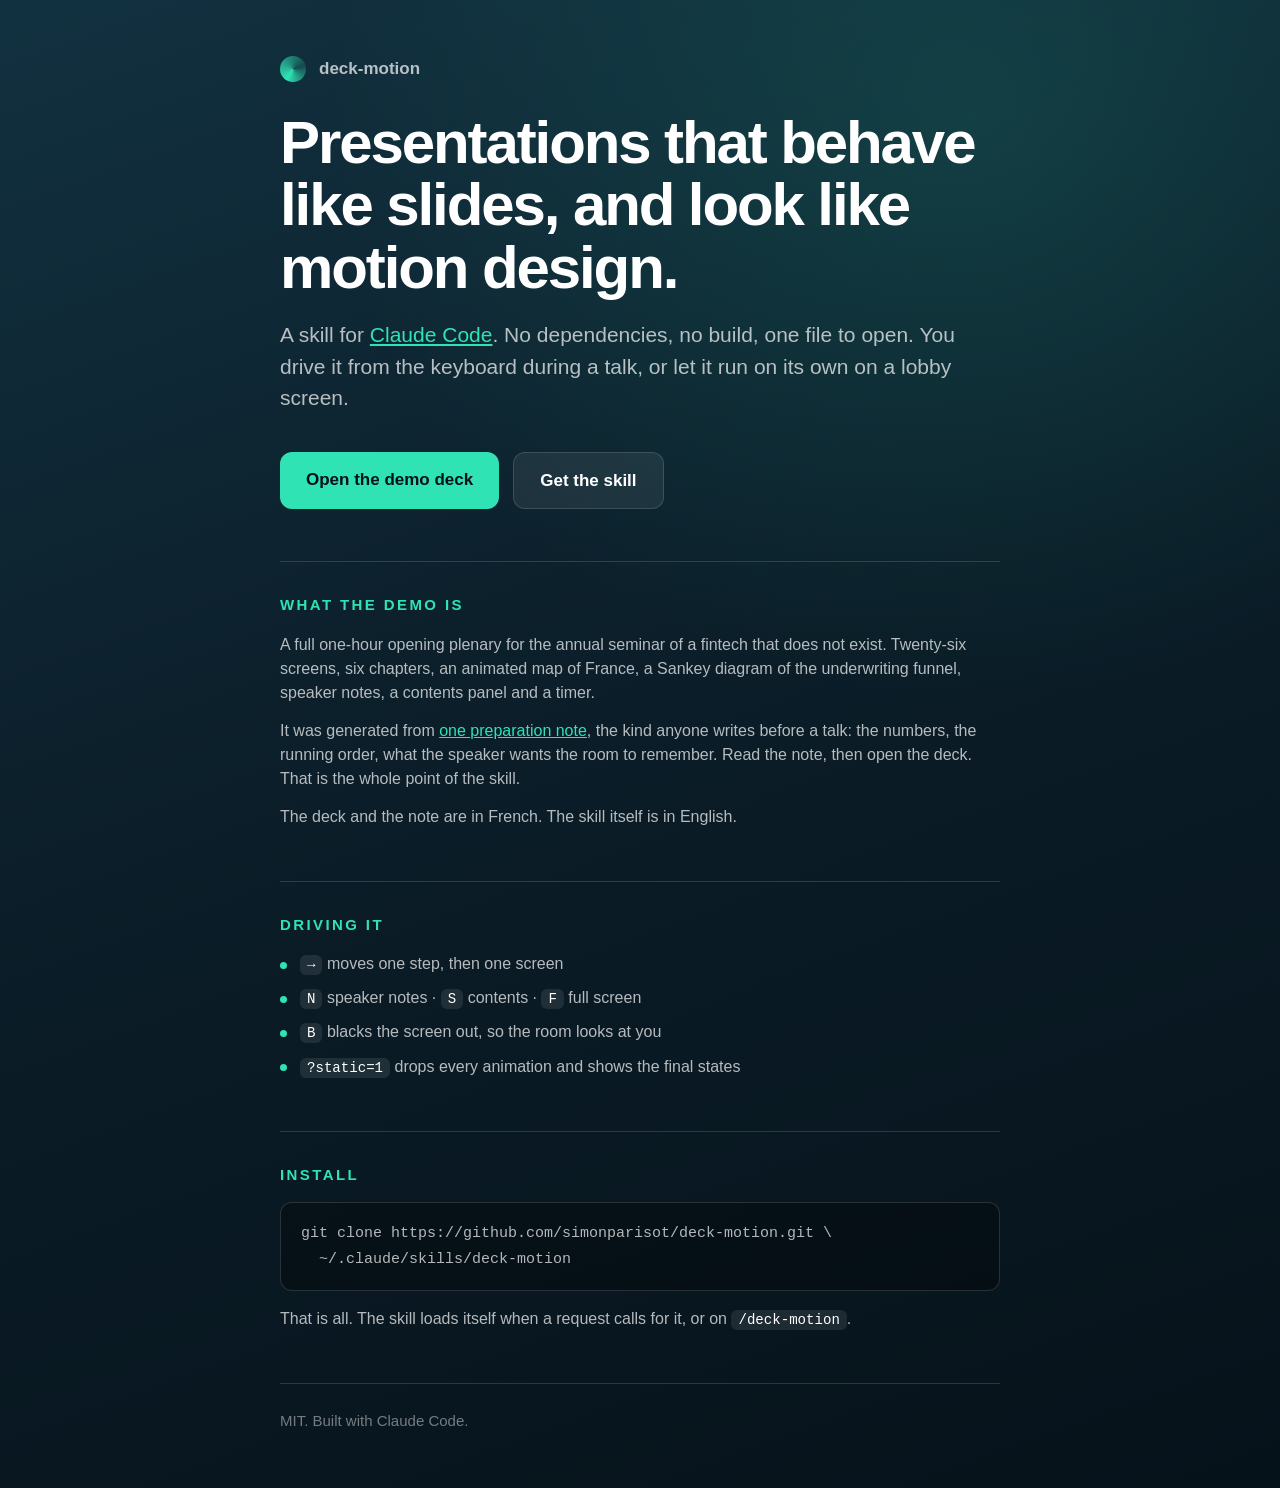
<file: docs/index.html>
<!DOCTYPE html>
<html lang="en">
<head>
<meta charset="utf-8">
<meta name="viewport" content="width=device-width, initial-scale=1">
<title>deck-motion</title>
<meta name="description" content="A Claude Code skill for animated web presentations that behave like slides. With a full one-hour demo deck.">
<style>
  :root{
    --bg:#06121A; --bg-2:#0B1D28;
    --key:#2FE3B5;
    --ink:#fff; --ink-2:rgba(255,255,255,.70); --ink-3:rgba(255,255,255,.44); --ink-4:rgba(255,255,255,.14);
  }
  *{box-sizing:border-box;margin:0;padding:0}
  html{-webkit-text-size-adjust:100%}
  body{
    min-height:100vh;background:
      radial-gradient(90% 70% at 76% 8%, rgba(47,227,181,.13) 0%, transparent 56%),
      linear-gradient(160deg,#123140 0%,var(--bg-2) 48%,var(--bg) 100%);
    color:var(--ink);
    font-family:"Inter","Helvetica Neue",Helvetica,-apple-system,BlinkMacSystemFont,"Segoe UI",Roboto,Arial,sans-serif;
    -webkit-font-smoothing:antialiased;line-height:1.5;
    display:flex;align-items:center;justify-content:center;padding:56px 24px;
  }
  main{width:100%;max-width:720px}
  .mark{display:flex;align-items:center;gap:13px;font-size:17px;font-weight:700;color:var(--ink-2);margin-bottom:30px}
  .mark i{width:26px;height:26px;border-radius:50%;
    background:conic-gradient(from 210deg,var(--key),rgba(47,227,181,.15) 62%,var(--key))}
  h1{font-size:clamp(38px,7vw,60px);font-weight:800;letter-spacing:-.035em;line-height:1.04}
  .lede{font-size:clamp(18px,2.6vw,21px);color:var(--ink-2);margin-top:20px;max-width:34em}
  .actions{display:flex;flex-wrap:wrap;gap:14px;margin-top:38px}
  a.btn{display:inline-block;padding:15px 26px;border-radius:12px;text-decoration:none;
    font-size:17px;font-weight:700;transition:transform .15s ease,background .15s ease}
  a.primary{background:var(--key);color:#06121A}
  a.primary:hover{transform:translateY(-2px)}
  a.ghost{background:rgba(255,255,255,.07);color:var(--ink);border:1px solid var(--ink-4)}
  a.ghost:hover{background:rgba(255,255,255,.13)}
  section{margin-top:52px;padding-top:32px;border-top:1px solid var(--ink-4)}
  h2{font-size:15px;font-weight:700;letter-spacing:.16em;text-transform:uppercase;color:var(--key);margin-bottom:16px}
  p{color:var(--ink-2);margin-bottom:14px}
  p:last-child{margin-bottom:0}
  ul{list-style:none;color:var(--ink-2)}
  li{padding-left:20px;position:relative;margin-bottom:10px}
  li::before{content:"";position:absolute;left:0;top:.62em;width:7px;height:7px;border-radius:50%;background:var(--key)}
  code,kbd{font-family:"SF Mono","JetBrains Mono",Menlo,Consolas,monospace;font-size:.88em;
    background:rgba(255,255,255,.09);padding:2px 7px;border-radius:6px;color:var(--ink)}
  pre{background:rgba(0,0,0,.30);border:1px solid var(--ink-4);border-radius:12px;
    padding:18px 20px;overflow-x:auto;margin:16px 0}
  pre code{background:none;padding:0;font-size:15px;line-height:1.7;color:var(--ink-2)}
  a{color:var(--key)}
  footer{margin-top:52px;padding-top:26px;border-top:1px solid var(--ink-4);
    font-size:15px;color:var(--ink-3)}
</style>
</head>
<body>
<main>

  <p class="mark"><i></i>deck-motion</p>

  <h1>Presentations that behave like slides, and look like motion design.</h1>

  <p class="lede">A skill for <a href="https://claude.com/claude-code">Claude Code</a>.
  No dependencies, no build, one file to open. You drive it from the keyboard
  during a talk, or let it run on its own on a lobby screen.</p>

  <div class="actions">
    <a class="btn primary" href="demo/">Open the demo deck</a>
    <a class="btn ghost" href="https://github.com/simonparisot/deck-motion">Get the skill</a>
  </div>

  <section>
    <h2>What the demo is</h2>
    <p>A full one-hour opening plenary for the annual seminar of a fintech that
    does not exist. Twenty-six screens, six chapters, an animated map of France,
    a Sankey diagram of the underwriting funnel, speaker notes, a contents
    panel and a timer.</p>
    <p>It was generated from
    <a href="https://github.com/simonparisot/deck-motion/blob/main/docs/demo/sources/brief-seminaire.md">one
    preparation note</a>, the kind anyone writes before a talk: the numbers, the
    running order, what the speaker wants the room to remember. Read the note,
    then open the deck. That is the whole point of the skill.</p>
    <p>The deck and the note are in French. The skill itself is in English.</p>
  </section>

  <section>
    <h2>Driving it</h2>
    <ul>
      <li><kbd>&rarr;</kbd> moves one step, then one screen</li>
      <li><kbd>N</kbd> speaker notes &middot; <kbd>S</kbd> contents &middot; <kbd>F</kbd> full screen</li>
      <li><kbd>B</kbd> blacks the screen out, so the room looks at you</li>
      <li><code>?static=1</code> drops every animation and shows the final states</li>
    </ul>
  </section>

  <section>
    <h2>Install</h2>
    <pre><code>git clone https://github.com/simonparisot/deck-motion.git \
  ~/.claude/skills/deck-motion</code></pre>
    <p>That is all. The skill loads itself when a request calls for it, or on
    <code>/deck-motion</code>.</p>
  </section>

  <footer>MIT. Built with Claude Code.</footer>

</main>
</body>
</html>
</file>
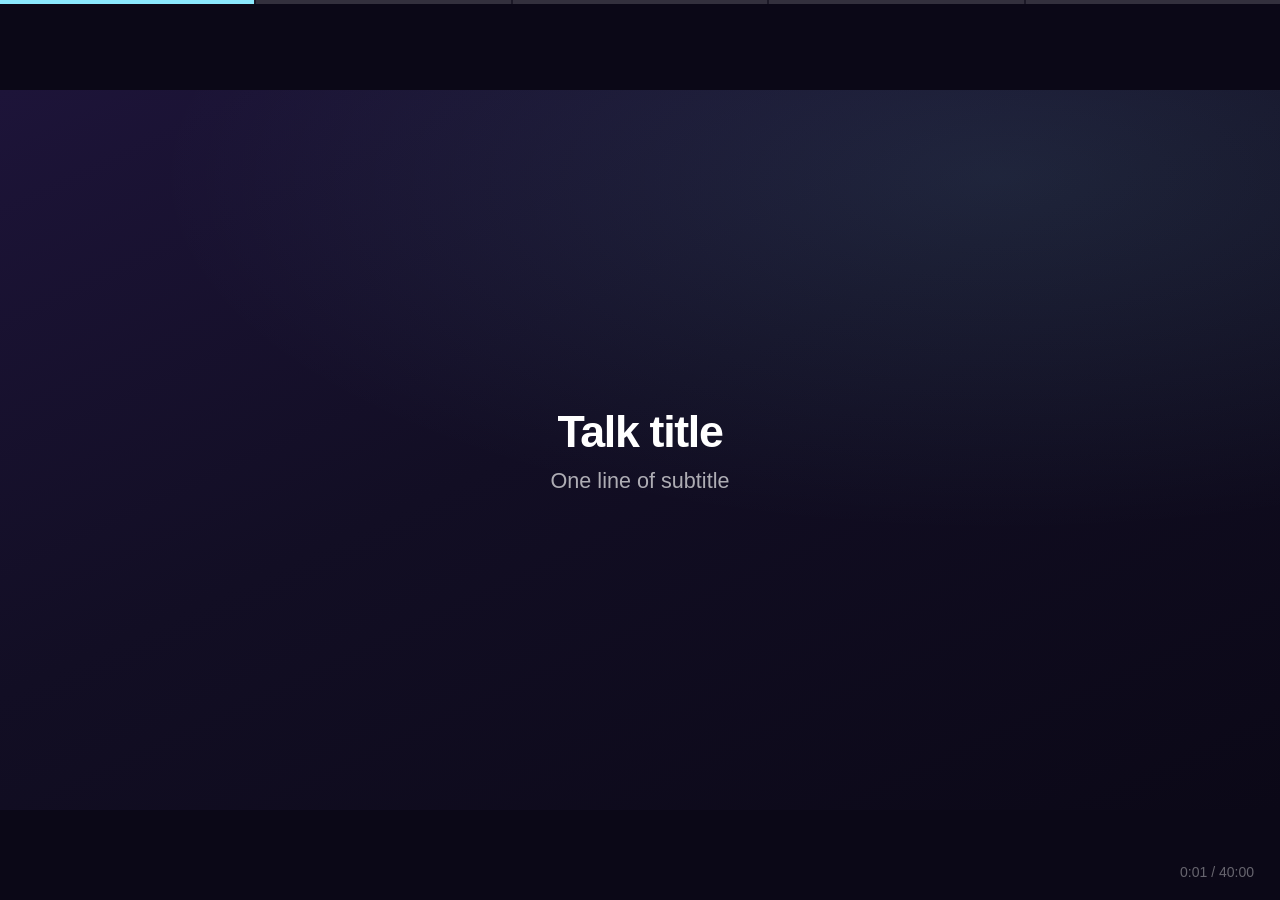
<file: template/index.html>
<!DOCTYPE html>
<html lang="en">
<head>
<meta charset="utf-8">
<meta name="viewport" content="width=device-width, initial-scale=1, viewport-fit=cover">
<title>Talk title</title>
<link rel="stylesheet" href="styles.css">
</head>
<body>

<div id="frame">
  <div id="stage">

    <!-- OPENING -->
    <section class="slide center" id="opening">
      <h1 class="title a" data-step="1">Talk title</h1>
      <p class="subtitle a" data-step="1" style="--d:.3s">One line of subtitle</p>
    </section>

    <!-- THE MARKET -->
    <section class="slide" id="market">
      <h2 class="title a" data-step="1">Almost the whole market sits in one segment.</h2>
      <div class="row" style="margin-top:auto;align-items:center;gap:90px">
        <div class="grid"></div>
        <div>
          <span class="figure a" data-step="3" data-count></span>
          <span class="caption a" data-step="3">of the companies in scope</span>
        </div>
      </div>
    </section>

    <!-- THE GROWTH -->
    <section class="slide" id="growth">
      <!-- The title carries the conclusion, not the subject. See redaction.md. -->
      <h2 class="title a" data-step="1">The rate has doubled in three years.</h2>
      <p class="subtitle a" data-step="2">And it is still climbing.</p>
      <div class="chart"></div>
      <div class="years"><span class="year-start"></span><span class="year-end"></span></div>
    </section>

    <!-- THE RESULT -->
    <section class="slide center" id="result">
      <span class="hero" data-count></span>
      <p class="subtitle a" data-step="2" style="max-width:820px">
        accounts opened since launch.</p>
    </section>

    <!-- CLOSING -->
    <section class="slide center" id="closing">
      <h2 class="title a" data-step="1">This is only the start.</h2>
      <p class="subtitle a" data-step="2">Thank you.</p>
    </section>

  </div><!-- /#stage -->
</div><!-- /#frame -->

<div id="chrome">
  <div id="progress" role="progressbar" aria-label="Progress"></div>
  <div id="controls">
    <button type="button" data-action="prev" title="Previous (←)" aria-label="Previous">‹</button>
    <button type="button" data-action="next" title="Next (→)" aria-label="Next">›</button>
    <button type="button" data-action="notes" title="Notes (N)" aria-label="Notes">✎</button>
    <button type="button" data-action="toc" title="Contents (S)" aria-label="Contents">☰</button>
    <button type="button" data-action="full" title="Full screen (F)" aria-label="Full screen">⤢</button>
  </div>
  <div id="timer"></div>
</div>

<div id="notes">
  <div id="notes-head"><span id="notes-where"></span><span id="notes-next"></span></div>
  <p id="notes-text"></p>
</div>

<div id="toc" hidden>
  <div id="toc-inner">
    <h3>Contents<span id="toc-total"></span></h3>
    <ol id="toc-list"></ol>
    <p id="toc-help">
      <kbd>→</kbd> <kbd>←</kbd> move · <kbd>N</kbd> notes · <kbd>S</kbd> contents ·
      <kbd>B</kbd> blackout · <kbd>F</kbd> full screen · <kbd>R</kbd> restart
    </p>
    <button type="button" id="toc-close">Close</button>
  </div>
</div>

<script src="data.js"></script>
<script src="scenes.js"></script>
<script src="app.js"></script>
</body>
</html>
</file>
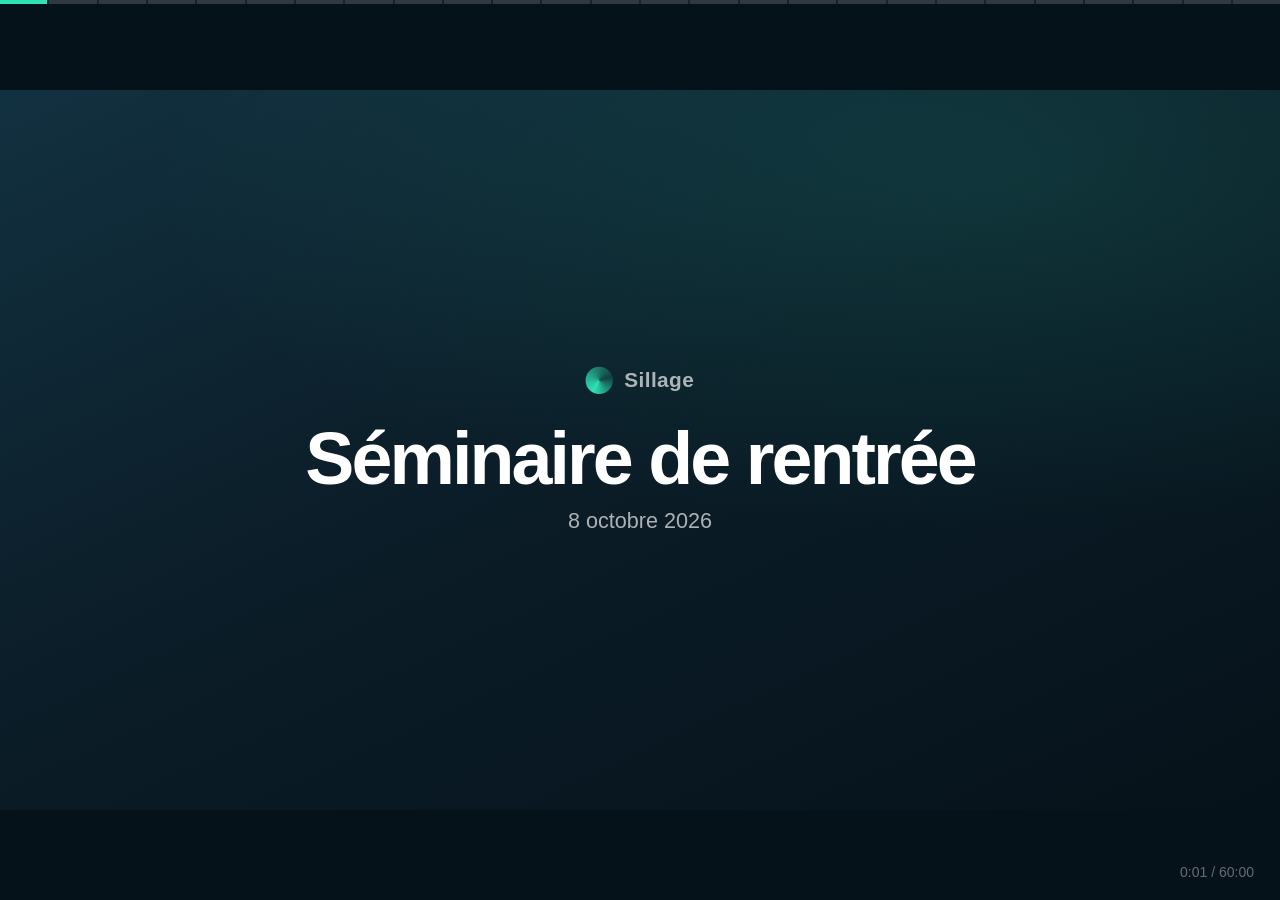
<file: docs/demo/index.html>
<!DOCTYPE html>
<html lang="fr">
<head>
<meta charset="utf-8">
<meta name="viewport" content="width=device-width, initial-scale=1, viewport-fit=cover">
<title>Séminaire de rentrée 2026 · Sillage</title>
<link rel="stylesheet" href="styles.css">
</head>
<body>

<div id="frame">
  <div id="stage">

<!-- ══════════════ OUVERTURE ══════════════ -->

    <section class="slide center" id="opening">
      <p class="wordmark a" data-step="1"><i></i>Sillage</p>
      <h1 class="title big a" data-step="1" style="--d:.2s">Séminaire de rentrée</h1>
      <p class="subtitle a" data-step="1" style="--d:.45s">8 octobre 2026</p>
    </section>

    <section class="slide" id="promesse">
      <h2 class="title a" data-step="1">Trois choses, ce matin.</h2>
      <div class="promises">
        <p class="promise a" data-step="2"><b>01</b><span>On a doublé, et la machine tient.</span></p>
        <p class="promise a" data-step="3"><b>02</b><span>Le marché s’est durci.</span></p>
        <p class="promise a" data-step="4"><b>03</b><span>On sait ce qui nous mène à l’équilibre.</span></p>
      </div>
    </section>

<!-- ══════════════ OÙ NOUS EN SOMMES ══════════════ -->

    <section class="slide center chapter" id="chapitre-bilan">
      <p class="chapter-num a" data-step="1">01</p>
      <h2 class="title giant a" data-step="1" style="--d:.2s">Où nous en sommes</h2>
    </section>

    <section class="slide" id="production">
      <h2 class="title a" data-step="1">On finance deux fois plus qu’en janvier.</h2>
      <div class="histo"></div>
      <div class="pied">
        <p class="caption a" data-step="3">Millions d’euros, chaque mois.</p>
        <span class="figure a" data-step="3" data-count="aout"></span>
      </div>
    </section>

    <section class="slide" id="carte">
      <h2 class="title a" data-step="1">Et on est partout, mais pas également.</h2>
      <div class="cote">
        <div class="map"></div>
        <div class="cote-texte">
          <span class="hero a" data-step="4" data-count="clients"></span>
          <p class="subtitle a" data-step="4" style="--d:.2s">PME clientes actives.</p>
          <p class="aside a" data-step="4" style="--d:.4s">Un tiers en Île-de-France.<br>La moitié des départements est vide.</p>
        </div>
      </div>
    </section>

    <section class="slide" id="sankey">
      <h2 class="title a" data-step="1">Voilà où passent cent demandes.</h2>
      <div class="sankey"></div>
      <div class="pied">
        <p class="caption a" data-step="5">Vont jusqu’au virement.</p>
        <span class="figure a" data-step="5" data-count="bout"></span>
      </div>
    </section>

    <section class="slide" id="defaut">
      <h2 class="title a" data-step="1">Et le risque a baissé pendant qu’on accélérait.</h2>
      <div class="bars deux"></div>
      <p class="caption wide a" data-step="3">Perte finale, en part du montant financé.</p>
    </section>

    <section class="slide center" id="video">
      <div class="cue a" data-step="1"><svg viewBox="0 0 100 100" aria-hidden="true"><polygon points="34,22 78,50 34,78"/></svg></div>
    </section>

<!-- ══════════════ LE MARCHÉ ══════════════ -->

    <section class="slide center chapter" id="chapitre-marche">
      <p class="chapter-num a" data-step="1">02</p>
      <h2 class="title giant a" data-step="1" style="--d:.2s">Le marché a bougé</h2>
    </section>

    <section class="slide" id="taux">
      <h2 class="title a" data-step="1">L’argent qu’on prête coûte plus cher.</h2>
      <div class="chart"></div>
      <div class="years"><span class="year-start"></span><span class="year-end"></span></div>
      <p class="caption wide a" data-step="3">Taux directeur de la Banque centrale.</p>
    </section>

    <section class="slide" id="concurrence">
      <h2 class="title a" data-step="1">Deux menaces, et elles ne se ressemblent pas.</h2>
      <div class="cards">
        <div class="card a" data-step="2">
          <b>Trame</b>
          <span><em data-fact="trameCom"></em> contre <em class="nous" data-fact="notreCom"></em></span>
          <i>Quarante millions levés en juin.</i>
        </div>
        <div class="card a" data-step="3">
          <b>Novéa</b>
          <span>Le réseau d’agences</span>
          <i>Filiale bancaire, lancée en mars.</i>
        </div>
      </div>
    </section>

    <section class="slide center" id="alignement">
      <h2 class="title giant a" data-step="1">On ne s’aligne pas.</h2>
      <p class="subtitle a" data-step="2">Et voilà pourquoi.</p>
    </section>

<!-- ══════════════ L’ÉQUATION ══════════════ -->

    <section class="slide" id="equation">
      <p class="kicker a" data-step="1">03 · L’équation</p>
      <h2 class="title a" data-step="1" style="--d:.15s">Un dossier de <b data-fact="ticket"></b> €, sur <b data-fact="jours"></b> jours.</h2>
      <div class="eq">
        <div class="eq-term a" data-step="2"><b class="pos" data-fact="commission"></b><span>Commission</span></div>
        <div class="eq-op a" data-step="3">−</div>
        <div class="eq-term a" data-step="3"><b class="neg" data-fact="risque"></b><span>Risque</span></div>
        <div class="eq-op a" data-step="4">−</div>
        <div class="eq-term a" data-step="4"><b class="neg" data-fact="refi"></b><span>Refinancement</span></div>
        <div class="eq-op a" data-step="5">−</div>
        <div class="eq-term a" data-step="5"><b class="neg" data-fact="service"></b><span>Service</span></div>
        <div class="eq-op a" data-step="6">=</div>
        <div class="eq-term eq-res a" data-step="6"><b class="pos" data-fact="marge"></b><span>Ce qui reste</span></div>
      </div>
      <p class="caption wide a" data-step="6">Au prix de Trame, ce dernier chiffre devient négatif.</p>
    </section>

    <section class="slide center" id="equilibre">
      <h2 class="title over a" data-step="1">L’équilibre tient en un chiffre.</h2>
      <span class="hero a" data-step="2" data-count="equilibre"></span>
      <p class="subtitle a" data-step="2" style="--d:.2s">dossiers par mois.</p>
      <p class="aside a" data-step="3">On en fait trois fois moins.</p>
    </section>

    <section class="slide center chapter" id="pause">
      <h2 class="title giant a" data-step="1">Pause</h2>
      <p class="subtitle a" data-step="2">Reprise dans cinq minutes.</p>
    </section>

<!-- ══════════════ LES TROIS PARIS ══════════════ -->

    <section class="slide center chapter" id="chapitre-paris">
      <p class="chapter-num a" data-step="1">04</p>
      <h2 class="title giant a" data-step="1" style="--d:.2s">Les trois paris</h2>
    </section>

    <section class="slide" id="paris">
      <h2 class="title a" data-step="1">Trois paris, et le troisième porte les autres.</h2>
      <div class="cards">
        <div class="card a" data-step="2"><b>01</b><span>Le stock</span><i>leurs achats, pas leurs factures</i></div>
        <div class="card a" data-step="3"><b>02</b><span>L’API</span><i>dans leur outil comptable</i></div>
        <div class="card card-key a" data-step="4"><b>03</b><span>Le moteur</span><i>il porte les deux autres</i></div>
      </div>
    </section>

    <section class="slide" id="api-mix">
      <h2 class="title a" data-step="1">D’où viennent les clients, et d’où ils viendront.</h2>
      <div class="ring"></div>
      <p class="caption wide a" data-step="2">Part de la production.</p>
    </section>

    <section class="slide" id="risque-v3">
      <h2 class="title a" data-step="1">Décider plus vite, et se tromper moins.</h2>
      <div class="jump big key a" data-step="2">
        <em class="from" data-fact="defautAvant"></em><span class="jump-arrow">→</span><em class="to" data-fact="defautV3"></em>
        <i>de perte sur le montant financé</i>
      </div>
      <p class="caption wide a" data-step="3">Et la décision reste presque toujours automatique.</p>
    </section>

    <section class="slide" id="marge-2027">
      <h2 class="title a" data-step="1">Ce que les trois paris font à l’équation.</h2>
      <div class="jump big key a" data-step="2">
        <em class="from" data-fact="marge"></em><span class="jump-arrow">→</span><em class="to" data-fact="marge27"></em>
        <i>de marge par dossier</i>
      </div>
      <p class="caption wide a" data-step="3">Les coûts baissent. La commission ne bouge pas.</p>
    </section>

    <section class="slide" id="trajectoire">
      <h2 class="title a" data-step="1">Trois fois plus de dossiers en quinze mois.</h2>
      <div class="bars quatre"></div>
      <p class="caption wide a" data-step="4">Dossiers financés par mois.</p>
    </section>

    <section class="slide" id="non-choix">
      <h2 class="title a" data-step="1">Et tout ce qu’on ne fera pas.</h2>
      <div class="strikes"></div>
      <p class="caption wide a" data-step="4">On finance, c’est tout.</p>
    </section>

<!-- ══════════════ L’ORGANISATION ══════════════ -->

    <section class="slide center chapter" id="chapitre-orga">
      <p class="chapter-num a" data-step="1">05</p>
      <h2 class="title giant a" data-step="1" style="--d:.2s">L’organisation</h2>
    </section>

    <section class="slide" id="squads">
      <h2 class="title a" data-step="1">Quatre squads, à partir de janvier.</h2>
      <div class="cards quatre"></div>
    </section>

    <section class="slide center chapter" id="merci">
      <h2 class="title giant a" data-step="1">Merci.</h2>
      <p class="subtitle a" data-step="2">Quatre-vingt-cinq, et la meilleure année qu’on ait faite.</p>
    </section>

    <section class="slide center chapter" id="questions">
      <h2 class="title giant a" data-step="1">Questions</h2>
    </section>

  </div><!-- /#stage -->
</div><!-- /#frame -->

<div id="chrome">
  <div id="progress" role="progressbar" aria-label="Progression"></div>
  <div id="controls">
    <button type="button" data-action="prev" title="Précédent (←)" aria-label="Précédent">‹</button>
    <button type="button" data-action="next" title="Suivant (→)" aria-label="Suivant">›</button>
    <button type="button" data-action="notes" title="Notes (N)" aria-label="Notes">✎</button>
    <button type="button" data-action="toc" title="Sommaire (S)" aria-label="Sommaire">☰</button>
    <button type="button" data-action="full" title="Plein écran (F)" aria-label="Plein écran">⤢</button>
  </div>
  <div id="timer"></div>
</div>

<div id="notes">
  <div id="notes-head"><span id="notes-where"></span><span id="notes-next"></span></div>
  <p id="notes-text"></p>
</div>

<div id="toc" hidden>
  <div id="toc-inner">
    <h3>Sommaire<span id="toc-total"></span></h3>
    <ol id="toc-list"></ol>
    <p id="toc-help">
      <kbd>→</kbd> <kbd>←</kbd> avancer · <kbd>N</kbd> notes · <kbd>S</kbd> sommaire ·
      <kbd>B</kbd> écran noir · <kbd>F</kbd> plein écran · <kbd>R</kbd> recommencer
    </p>
    <button type="button" id="toc-close">Fermer</button>
  </div>
</div>

<script src="data.js"></script>
<script src="scenes.js"></script>
<script src="app.js"></script>
</body>
</html>
</file>
<file: template/styles.css>
/* Fixed 1600 × 900 stage, scaled by app.js.
   Everything is measured in stage pixels: the layout never reflows, it is
   identical from a laptop to a projector. */

:root{
  --bg-0:#0B0817;
  --bg-1:#120E24;
  --bg-2:#1D1439;

  --key:#8BE9FD;            /* the subject, the hero figures */
  --accent:#F1FA8C;         /* secondary data */
  --alert:#FF6E6E;          /* warning, unfavourable comparison */

  --ink:#FFFFFF;
  --ink-2:rgba(255,255,255,.66);
  --ink-3:rgba(255,255,255,.38);
  --ink-4:rgba(255,255,255,.14);

  --ease:cubic-bezier(.16,1,.3,1);
  --pad-x:96px;
  --pad-y:74px;
}

*{box-sizing:border-box;margin:0;padding:0}
html,body{height:100%;overflow:hidden;background:var(--bg-0)}
body{
  font-family:"Inter","Helvetica Neue",Helvetica,-apple-system,BlinkMacSystemFont,
              "Segoe UI",Roboto,Arial,sans-serif;
  color:var(--ink);
  font-variant-numeric:tabular-nums;
  -webkit-font-smoothing:antialiased;
}

#frame{position:fixed;inset:0;overflow:hidden}
#stage{
  position:absolute;left:50%;top:50%;
  width:1600px;height:900px;transform-origin:center center;
  background:
    radial-gradient(120% 90% at 78% 12%, rgba(139,233,253,.10) 0%, transparent 55%),
    linear-gradient(155deg, var(--bg-2) 0%, var(--bg-1) 46%, var(--bg-0) 100%);
  overflow:hidden;isolation:isolate;
}

/* ---- Slide skeleton ---- */
.slide{
  position:absolute;inset:0;z-index:10;
  padding:var(--pad-y) var(--pad-x);
  display:none;flex-direction:column;opacity:0;
}
.slide.is-active{display:flex;animation:slideIn .28s var(--ease) both}
.slide.is-leaving{display:flex;animation:slideOut .2s ease both;z-index:9}
@keyframes slideIn{from{opacity:0;transform:translateY(22px)}to{opacity:1;transform:none}}
@keyframes slideOut{from{opacity:1}to{opacity:0}}

/* An element marked .a appears when its step class lands.
   The --d delay is for auto mode; in presenter mode it stays at zero. */
.a{opacity:0}
.step-1 .a[data-step="1"],.step-2 .a[data-step="2"],.step-3 .a[data-step="3"],
.step-4 .a[data-step="4"],.step-5 .a[data-step="5"],.step-6 .a[data-step="6"]{
  animation:reveal .6s calc(var(--d,0s) * var(--tempo,1)) both var(--ease);
}
@keyframes reveal{from{opacity:0;transform:translateY(20px)}to{opacity:1;transform:none}}

/* ---- Type ---- */
.title{font-size:56px;font-weight:700;line-height:1.1;letter-spacing:-.03em;max-width:1240px}
.subtitle{font-size:27px;color:var(--ink-2);margin-top:16px;max-width:1100px}
.hero{display:block;font-size:180px;font-weight:800;line-height:.88;
  letter-spacing:-.045em;color:var(--key)}
.figure{display:block;font-size:56px;font-weight:800;letter-spacing:-.03em;color:var(--key)}
.caption{display:block;font-size:24px;font-weight:500;line-height:1.35;
  color:var(--ink-2);margin-top:12px;max-width:380px}
.row{display:flex;gap:70px;align-items:flex-end;margin-top:30px}
.center{align-items:center;justify-content:center;text-align:center}

/* ---- Dot grid ---- */
.grid{display:grid;gap:7px;width:max-content}
.grid .dot{width:12px;height:12px;border-radius:50%;
  background:var(--ink-4);transition:background .35s var(--ease)}
.grid .dot.lit{background:var(--key)}

/* ---- Curve ---- */
.chart{position:relative;height:300px;margin-top:auto}
.chart svg{width:100%;height:100%;overflow:visible;color:var(--key)}
.curve-area{fill:url(#curveArea)}
.curve-line{fill:none;stroke:var(--key);stroke-width:3;
  stroke-linecap:round;stroke-linejoin:round}
.curve-axis{stroke:rgba(255,255,255,.12);stroke-width:1}
.years{display:flex;justify-content:space-between;font-size:17px;color:var(--ink-3);margin-top:8px}

/* ---- Chrome ---- */
#chrome{position:fixed;inset:0;z-index:200;pointer-events:none}
#progress{position:absolute;top:0;left:0;right:0;height:4px;display:flex;gap:2px;
  pointer-events:auto;cursor:pointer;background:rgba(255,255,255,.07)}
#progress i{flex:1 1 auto;background:rgba(255,255,255,.10);transition:background .25s}
#progress i.done{background:rgba(139,233,253,.5)}
#progress i.here{background:var(--key)}
#progress:hover{height:8px;transition:height .15s}

#controls{position:absolute;left:50%;bottom:16px;transform:translateX(-50%);
  display:flex;gap:6px;pointer-events:auto;opacity:0;transition:opacity .25s}
body.show-ui #controls,#controls:hover{opacity:1}
#controls button{width:38px;height:38px;border:0;border-radius:10px;cursor:pointer;
  background:rgba(255,255,255,.09);color:var(--ink-2);
  font:inherit;font-size:16px;display:grid;place-items:center;backdrop-filter:blur(6px)}
#controls button:hover{background:var(--key);color:#12102A}

#timer{position:absolute;right:26px;bottom:20px;font-size:14px;color:var(--ink-3);
  font-variant-numeric:tabular-nums}
#timer.over{color:var(--alert)}

/* ---- Speaker notes ---- */
#notes{position:fixed;z-index:250;left:0;right:0;bottom:0;
  padding:18px 26px 20px;background:rgba(8,6,18,.94);backdrop-filter:blur(10px);
  border-top:1px solid rgba(255,255,255,.12);
  transform:translateY(101%);transition:transform .28s var(--ease)}
body.with-notes #notes{transform:none}
body.with-notes #stage{transform-origin:center 34%}
#notes-head{display:flex;gap:20px;font-size:13px;color:var(--ink-3);margin-bottom:8px}
#notes-text{font-size:19px;line-height:1.45;color:var(--ink);white-space:pre-wrap;
  max-height:180px;overflow:auto}

/* ---- Contents ---- */
#toc{position:fixed;inset:0;z-index:300;overflow:auto;padding:48px;
  background:rgba(8,6,18,.95);backdrop-filter:blur(10px)}
#toc[hidden]{display:none}
#toc-inner{max-width:960px;margin:0 auto}
#toc h3{font-size:26px;font-weight:700;margin-bottom:20px}
#toc-total{font-size:15px;font-weight:400;color:var(--ink-3);margin-left:12px}
#toc-list{list-style:none;columns:2;column-gap:32px}
#toc-list li{break-inside:avoid}
.toc-chapter{font-size:13px;text-transform:uppercase;letter-spacing:.12em;
  color:var(--key);margin:18px 0 8px;break-after:avoid}
#toc-list li button{width:100%;text-align:left;display:flex;gap:14px;
  padding:9px 12px;border:0;border-radius:9px;cursor:pointer;
  background:transparent;color:var(--ink-2);font:inherit;font-size:17px}
#toc-list li button:hover{background:rgba(255,255,255,.07);color:var(--ink)}
#toc-list li.is-here button{background:rgba(139,233,253,.14);color:var(--ink)}
#toc-list b{color:var(--ink-3);font-weight:600;min-width:26px}
#toc-help{margin-top:28px;font-size:14px;color:var(--ink-3)}
#toc-close{margin-top:22px;padding:10px 20px;border:0;border-radius:9px;cursor:pointer;
  background:rgba(255,255,255,.10);color:var(--ink);font:inherit}
kbd{font:inherit;font-size:12px;padding:2px 7px;border-radius:5px;
  background:rgba(255,255,255,.10);border:1px solid rgba(255,255,255,.14)}

/* ---- Blackout, to take the room back ---- */
body.blackout #frame,body.blackout #chrome{opacity:0;transition:opacity .2s}
body.blackout{background:#000;cursor:none}

/* ---- Reduced motion ---- */
html.reduced *,html.reduced *::before,html.reduced *::after{
  animation-duration:.01ms !important;animation-delay:0ms !important;
  transition-duration:.01ms !important;transition-delay:0ms !important}
@media (prefers-reduced-motion: reduce){
  *,*::before,*::after{
    animation-duration:.01ms !important;animation-delay:0ms !important;
    transition-duration:.01ms !important;transition-delay:0ms !important}
}
</file>
<file: docs/demo/styles.css>
/* Fixed 1600 × 900 stage, scaled by app.js.
   Everything is measured in stage pixels: the layout never reflows, it is
   identical from a laptop to a projector. */

:root{
  --bg-0:#06121A;
  --bg-1:#0B1D28;
  --bg-2:#123140;

  /* Trois couleurs, trois sens, jamais autre chose.
     menthe   = Sillage, nous, ce qu'on produit
     ambre    = le contexte, le marché, l'argent qu'on emprunte
     corail   = le risque, ce qui alerte */
  --key:#2FE3B5;
  --accent:#FFC04A;
  --alert:#FF7A7A;

  --ink:#FFFFFF;
  --ink-2:rgba(255,255,255,.66);
  --ink-3:rgba(255,255,255,.38);
  --ink-4:rgba(255,255,255,.14);

  --ease:cubic-bezier(.16,1,.3,1);
  --pad-x:96px;
  --pad-y:74px;
}

*{box-sizing:border-box;margin:0;padding:0}
html,body{height:100%;overflow:hidden;background:var(--bg-0)}
body{
  font-family:"Inter","Helvetica Neue",Helvetica,-apple-system,BlinkMacSystemFont,
              "Segoe UI",Roboto,Arial,sans-serif;
  color:var(--ink);
  font-variant-numeric:tabular-nums;
  -webkit-font-smoothing:antialiased;
}

#frame{position:fixed;inset:0;overflow:hidden}
#stage{
  position:absolute;left:50%;top:50%;
  width:1600px;height:900px;transform-origin:center center;
  background:
    radial-gradient(120% 90% at 78% 12%, rgba(47,227,181,.12) 0%, transparent 55%),
    linear-gradient(155deg, var(--bg-2) 0%, var(--bg-1) 46%, var(--bg-0) 100%);
  overflow:hidden;isolation:isolate;
}

/* ---- Slide skeleton ---- */
.slide{
  position:absolute;inset:0;z-index:10;
  padding:var(--pad-y) var(--pad-x);
  display:none;flex-direction:column;opacity:0;
}
.slide.is-active{display:flex;animation:slideIn .28s var(--ease) both}
.slide.is-leaving{display:flex;animation:slideOut .2s ease both;z-index:9}
@keyframes slideIn{from{opacity:0;transform:translateY(22px)}to{opacity:1;transform:none}}
@keyframes slideOut{from{opacity:1}to{opacity:0}}

/* An element marked .a appears when its step class lands.
   The --d delay is for auto mode; in presenter mode it stays at zero. */
.a{opacity:0}
.step-1 .a[data-step="1"],.step-2 .a[data-step="2"],.step-3 .a[data-step="3"],
.step-4 .a[data-step="4"],.step-5 .a[data-step="5"],.step-6 .a[data-step="6"]{
  animation:reveal .6s calc(var(--d,0s) * var(--tempo,1)) both var(--ease);
}
@keyframes reveal{from{opacity:0;transform:translateY(20px)}to{opacity:1;transform:none}}

/* ---- Type ---- */
.title{font-size:56px;font-weight:700;line-height:1.1;letter-spacing:-.03em;max-width:1240px}
.subtitle{font-size:27px;color:var(--ink-2);margin-top:16px;max-width:1100px}
.hero{display:block;font-size:180px;font-weight:800;line-height:.88;
  letter-spacing:-.045em;color:var(--key)}
.figure{display:block;font-size:56px;font-weight:800;letter-spacing:-.03em;color:var(--key)}
.caption{display:block;font-size:24px;font-weight:500;line-height:1.35;
  color:var(--ink-2);margin-top:12px;max-width:380px}
.row{display:flex;gap:70px;align-items:flex-end;margin-top:30px}
.center{align-items:center;justify-content:center;text-align:center}

/* ---- Dot grid ---- */
.grid{display:grid;gap:7px;width:max-content}
.grid .dot{width:12px;height:12px;border-radius:50%;
  background:var(--ink-4);transition:background .35s var(--ease)}
.grid .dot.lit{background:var(--key)}

/* ---- Curve ---- */
.chart{position:relative;height:300px;margin-top:auto}
.chart svg{width:100%;height:100%;overflow:visible;color:var(--key)}
.curve-area{fill:url(#curveArea)}
.curve-line{fill:none;stroke:var(--key);stroke-width:3;
  stroke-linecap:round;stroke-linejoin:round}
.curve-axis{stroke:rgba(255,255,255,.12);stroke-width:1}
.years{display:flex;justify-content:space-between;font-size:17px;color:var(--ink-3);margin-top:8px}

/* ---- Chrome ---- */
#chrome{position:fixed;inset:0;z-index:200;pointer-events:none}
#progress{position:absolute;top:0;left:0;right:0;height:4px;display:flex;gap:2px;
  pointer-events:auto;cursor:pointer;background:rgba(255,255,255,.07)}
#progress i{flex:1 1 auto;background:rgba(255,255,255,.10);transition:background .25s}
#progress i.done{background:rgba(47,227,181,.5)}
#progress i.here{background:var(--key)}
#progress:hover{height:8px;transition:height .15s}

#controls{position:absolute;left:50%;bottom:16px;transform:translateX(-50%);
  display:flex;gap:6px;pointer-events:auto;opacity:0;transition:opacity .25s}
body.show-ui #controls,#controls:hover{opacity:1}
#controls button{width:38px;height:38px;border:0;border-radius:10px;cursor:pointer;
  background:rgba(255,255,255,.09);color:var(--ink-2);
  font:inherit;font-size:16px;display:grid;place-items:center;backdrop-filter:blur(6px)}
#controls button:hover{background:var(--key);color:#06121A}

#timer{position:absolute;right:26px;bottom:20px;font-size:14px;color:var(--ink-3);
  font-variant-numeric:tabular-nums}
#timer.over{color:var(--alert)}

/* ---- Speaker notes ---- */
#notes{position:fixed;z-index:250;left:0;right:0;bottom:0;
  padding:18px 26px 20px;background:rgba(8,6,18,.94);backdrop-filter:blur(10px);
  border-top:1px solid rgba(255,255,255,.12);
  transform:translateY(101%);transition:transform .28s var(--ease)}
body.with-notes #notes{transform:none}
body.with-notes #stage{transform-origin:center 34%}
#notes-head{display:flex;gap:20px;font-size:13px;color:var(--ink-3);margin-bottom:8px}
#notes-text{font-size:19px;line-height:1.45;color:var(--ink);white-space:pre-wrap;
  max-height:180px;overflow:auto}

/* ---- Contents ---- */
#toc{position:fixed;inset:0;z-index:300;overflow:auto;padding:48px;
  background:rgba(8,6,18,.95);backdrop-filter:blur(10px)}
#toc[hidden]{display:none}
#toc-inner{max-width:960px;margin:0 auto}
#toc h3{font-size:26px;font-weight:700;margin-bottom:20px}
#toc-total{font-size:15px;font-weight:400;color:var(--ink-3);margin-left:12px}
#toc-list{list-style:none;columns:2;column-gap:32px}
#toc-list li{break-inside:avoid}
.toc-chapter{font-size:13px;text-transform:uppercase;letter-spacing:.12em;
  color:var(--key);margin:18px 0 8px;break-after:avoid}
#toc-list li button{width:100%;text-align:left;display:flex;gap:14px;
  padding:9px 12px;border:0;border-radius:9px;cursor:pointer;
  background:transparent;color:var(--ink-2);font:inherit;font-size:17px}
#toc-list li button:hover{background:rgba(255,255,255,.07);color:var(--ink)}
#toc-list li.is-here button{background:rgba(47,227,181,.16);color:var(--ink)}
#toc-list b{color:var(--ink-3);font-weight:600;min-width:26px}
#toc-help{margin-top:28px;font-size:14px;color:var(--ink-3)}
#toc-close{margin-top:22px;padding:10px 20px;border:0;border-radius:9px;cursor:pointer;
  background:rgba(255,255,255,.10);color:var(--ink);font:inherit}
kbd{font:inherit;font-size:12px;padding:2px 7px;border-radius:5px;
  background:rgba(255,255,255,.10);border:1px solid rgba(255,255,255,.14)}

/* ---- Blackout, to take the room back ---- */
body.blackout #frame,body.blackout #chrome{opacity:0;transition:opacity .2s}
body.blackout{background:#000;cursor:none}

/* ---- Reduced motion ---- */
html.reduced *,html.reduced *::before,html.reduced *::after{
  animation-duration:.01ms !important;animation-delay:0ms !important;
  transition-duration:.01ms !important;transition-delay:0ms !important}
@media (prefers-reduced-motion: reduce){
  *,*::before,*::after{
    animation-duration:.01ms !important;animation-delay:0ms !important;
    transition-duration:.01ms !important;transition-delay:0ms !important}
}


/* ═══════════════ Le support du séminaire ═══════════════
   Tout ce qui suit est propre à ce deck. Le squelette au-dessus vient du
   modèle et n'a pas été touché. */

/* ---- Titres et respiration ---- */
.title.big{font-size:92px;letter-spacing:-.04em;line-height:1.02;max-width:1340px}
.title.giant{font-size:120px;letter-spacing:-.045em;line-height:.98;max-width:1400px}
/* Sur un écran centré, le titre est écrit après le chiffre dans le HTML pour
   que le chiffre reste le premier élément lu dans le code. order:-1 le remonte. */
.title.over{order:-1;font-size:44px;color:var(--ink-2);font-weight:600;margin-bottom:38px;max-width:1200px}
.slide.center .title.over{text-align:center}
.caption.wide{max-width:1100px;font-size:25px;margin-top:26px}
.slide.center .caption.wide{text-align:center}
.aside{font-size:28px;color:var(--ink-3);margin-top:30px}
.aside b{color:var(--ink-2);font-weight:700}
.subtitle b{color:var(--ink);font-weight:700}

/* ---- Marque ---- */
.wordmark{display:flex;align-items:center;gap:14px;font-size:26px;font-weight:700;
  letter-spacing:.02em;color:var(--ink-2);margin-bottom:34px}
.wordmark i{display:block;width:34px;height:34px;border-radius:50%;
  background:conic-gradient(from 210deg,var(--key),rgba(47,227,181,.15) 62%,var(--key))}

/* ---- Écrans de chapitre ---- */
.chapter-num{font-size:22px;font-weight:800;letter-spacing:.3em;color:var(--key);margin-bottom:28px}
.slide.chapter{background:radial-gradient(90% 70% at 50% 46%,rgba(47,227,181,.09) 0%,transparent 62%)}

/* ---- Chiffres ---- */
.hero{font-size:200px}
.hero.alert{color:var(--alert)}
.hero.accent{color:var(--accent)}
.figure{font-size:100px;line-height:.95;letter-spacing:-.04em}
.figure.alert{color:var(--alert)}
.figure.ghost{color:var(--ink-3)}
.duo{margin-top:auto;margin-bottom:auto;display:flex;gap:120px;align-items:flex-start}
.duo > div{display:flex;flex-direction:column;max-width:560px}
.duo .caption{margin-top:18px;max-width:520px;font-size:26px}
.duo .caption b{color:var(--ink);font-weight:700}

/* ---- Les trois promesses ---- */
.promises{margin-top:auto;margin-bottom:auto;display:flex;flex-direction:column;gap:34px}
.promise{display:flex;align-items:baseline;gap:34px}
.promise b{font-size:26px;font-weight:800;letter-spacing:.12em;color:var(--key);min-width:60px}
.promise span{font-size:56px;font-weight:700;letter-spacing:-.03em;line-height:1.1}

/* ---- Barres verticales ---- */
.bars{margin-top:auto;display:flex;align-items:flex-end;gap:90px;height:440px;padding-left:20px}
.bars.deux{gap:150px;padding-left:120px}
.bars.quatre{gap:70px}
.bar{display:flex;flex-direction:column;align-items:center;justify-content:flex-end;
  height:100%;width:210px}
.bars.quatre .bar{width:240px}
.bar b,.bar span{opacity:0;transition:opacity .45s var(--ease) .25s}
.bar.on b,.bar.on span{opacity:1}
.bar b{font-size:40px;font-weight:800;letter-spacing:-.03em;margin-bottom:14px;color:var(--ink-2)}
.bar span{font-size:24px;color:var(--ink-3);margin-top:16px}
.bar i{display:block;width:100%;height:0;border-radius:12px 12px 4px 4px;
  background:var(--ink-4);transition:height .9s var(--ease)}
.bar.on i{height:var(--h,50%)}
.bar.nous i{background:var(--key)}
.bar.nous b{color:var(--key)}
.bar.alerte i{background:var(--alert)}
.bar.alerte b{color:var(--alert)}
/* La cible : un contour, pas un plein. Ce n'est pas encore arrivé. */
.bar.cible i{background:rgba(47,227,181,.14);border:2px dashed rgba(47,227,181,.65)}
.bar.cible b{color:var(--key)}

/* ---- Histogramme mensuel ---- */
.histo{margin-top:auto;display:flex;align-items:flex-end;gap:14px;height:430px}
.hbar{flex:1 1 0;display:flex;flex-direction:column;justify-content:flex-end;height:100%}
.hbar i{display:block;width:100%;height:0;border-radius:7px 7px 2px 2px;
  background:rgba(255,255,255,.20);transition:height .7s var(--ease)}
.hbar.on i{height:var(--h,50%)}
.hbar.key i{background:var(--key)}
.hbar span{font-size:20px;color:var(--ink-3);margin-top:14px;text-align:center}
.hbar.key span{color:var(--key);font-weight:700}

/* ---- Anneau ---- */
.ring{margin-top:auto;margin-bottom:10px;display:flex;align-items:center;gap:90px}
.ring-wrap{position:relative;flex:0 0 auto;width:340px;height:340px}
.ring-wrap svg{width:340px;height:340px}
.arc{stroke-linecap:butt}
.arc.c1{stroke:var(--key)}
.arc.c2{stroke:var(--accent)}
.arc.c3{stroke:rgba(255,255,255,.42)}
.arc.c4{stroke:rgba(255,255,255,.18)}
.ring-centre{position:absolute;inset:0;display:flex;flex-direction:column;
  align-items:center;justify-content:center;pointer-events:none}
.ring-centre b{font-size:76px;font-weight:800;letter-spacing:-.04em;color:var(--key);line-height:1}
.ring-centre span{font-size:21px;color:var(--ink-3);margin-top:8px}
.ring-legend{display:flex;flex-direction:column;gap:20px}
.ring-legend .lg{display:flex;align-items:center;gap:16px;font-size:30px;font-weight:600;color:var(--ink-2)}
.ring-legend .lg i{width:20px;height:20px;border-radius:5px;background:rgba(255,255,255,.3)}
.ring-legend .c1 i{background:var(--key)}
.ring-legend .c2 i{background:var(--accent)}
.ring-legend .c3 i{background:rgba(255,255,255,.42)}
.ring-legend .c4 i{background:rgba(255,255,255,.18)}
.ring-etat{margin-left:auto;align-self:flex-end;font-size:28px;font-weight:700;
  letter-spacing:-.01em;color:var(--ink-3);padding-bottom:12px}
#api-mix.cible .ring-etat{color:var(--key)}

/* ---- Cartes ---- */
.cards{margin-top:auto;margin-bottom:auto;display:flex;gap:28px}
.card{flex:1 1 0;padding:36px 32px 34px;border-radius:20px;
  background:rgba(255,255,255,.05);border:1px solid var(--ink-4);
  display:flex;flex-direction:column}
.card b{font-size:22px;font-weight:800;letter-spacing:.14em;color:var(--ink-3);margin-bottom:26px}
.card span{font-size:38px;font-weight:700;letter-spacing:-.025em;line-height:1.12}
.card i{font-style:normal;font-size:23px;color:var(--ink-3);margin-top:18px;line-height:1.35}
.card.card-key{background:rgba(47,227,181,.10);border-color:rgba(47,227,181,.4)}
.card.card-key b,.card.card-key span{color:var(--key)}
.cards.quatre .card span{font-size:33px}

/* ---- L'équation ---- */
.eq{margin-top:auto;margin-bottom:auto;display:flex;align-items:stretch;gap:26px}
.eq-op{display:flex;align-items:center;font-size:52px;font-weight:300;color:var(--ink-3)}
.eq-term{flex:1 1 0;display:flex;flex-direction:column;padding:30px 26px;border-radius:18px;
  background:rgba(255,255,255,.04);border:1px solid var(--ink-4)}
.eq-term b{font-size:62px;font-weight:800;letter-spacing:-.04em;line-height:1}
.eq-term b.pos{color:var(--key)}
.eq-term b.neg{color:var(--alert)}
.eq-term span{font-size:26px;font-weight:700;margin-top:16px}

/* ---- Un chiffre qui saute à un autre ---- */
.jumps{margin-top:auto;margin-bottom:auto;display:flex;gap:120px}
.jump{display:flex;flex-wrap:wrap;align-items:baseline;gap:20px}
.jump em{font-style:normal;font-size:74px;font-weight:800;letter-spacing:-.04em;line-height:1}
.jump .from{color:var(--ink-3)}
.jump .to{color:var(--key)}
.jump .jump-arrow{font-size:44px;font-weight:300;color:var(--ink-4)}
.jump i{font-style:normal;flex:1 0 100%;font-size:23px;color:var(--ink-3);margin-top:14px}
.jump.big{margin:0 auto;justify-content:center}
.jump.big em{font-size:150px}
.jump.big .jump-arrow{font-size:76px}
.jump.big i{text-align:center;font-size:27px;margin-top:22px}
#marge-2027 .jump.big{margin-top:46px;margin-bottom:auto}
#equipe .jump.big{margin:14px auto 0}
#equipe .subtitle{margin-top:26px;text-align:center}

/* ---- Ce qu'on ne fait pas ---- */
.strikes{margin-top:auto;margin-bottom:auto;display:flex;flex-direction:column;gap:30px}
.strike span{position:relative;font-size:62px;font-weight:700;letter-spacing:-.03em;
  color:var(--ink-3)}
.strike span::after{content:"";position:absolute;left:-10px;right:-10px;top:54%;height:4px;
  border-radius:2px;background:var(--alert);transform:scaleX(0);transform-origin:left center;
  animation:barre .5s .35s var(--ease) forwards}
@keyframes barre{to{transform:scaleX(1)}}
html.reduced .strike span::after{animation:none;transform:scaleX(1)}

/* ---- La bascule vidéo ---- */
.cue{width:230px;height:230px;display:grid;place-items:center}
.cue svg{width:150px;height:150px;fill:var(--key)}

/* ---- Le programme de la journée, écran centré des paris ---- */


/* ---- Taille minimale de lecture ----
   L'audit mesure le plus petit corps de texte réellement rendu : rien en
   dessous de 24 px sur la scène 1600 × 900, sinon la salle du fond ne lit pas.
   Ces quatre règles rattrapent les endroits où le modèle descendait plus bas. */
.years{font-size:25px;color:var(--ink-3)}
.card i{font-size:25px}
.jump i{font-size:25px}


/* ---- Reprises après vérification en navigateur ----
   Écran par écran, dans un vrai navigateur : ce qui suit corrige des cadrages,
   pas des couleurs. */

/* Deux chiffres qui se comparent : on les écarte aux deux bords du cadre,
   sinon la moitié droite de l'écran reste vide. */

/* Les barres se centrent, pour la même raison. */
.bars{justify-content:center;padding-left:0}
.bars.deux{gap:170px}

/* La courbe du taux prend la hauteur des autres graphiques. */
#taux .chart{height:430px}

/* Les cartes ont un corps, même quand le texte est court. */
.card{min-height:290px}

/* L'anneau, son libellé d'état et sa légende, groupés et centrés. */
.ring{margin-top:auto;margin-bottom:auto;justify-content:center;gap:130px}
.ring-wrap{margin-bottom:52px}
.ring-etat{position:absolute;left:-40px;right:-40px;bottom:-52px;margin:0;
  text-align:center;padding:0;font-size:27px}

/* Les trois coûts qui baissent tiennent chacun sur une ligne. */

/* Lisibilité en salle : 0,40 de blanc passe mal sur un vidéoprojecteur dès
   qu'il s'agit de phrases et non d'étiquettes d'axe. */
.strike span{color:var(--ink-2)}
.card i{color:var(--ink-2)}


/* ═══════════════ Les deux graphiques ajoutés ═══════════════ */

/* ---- Carte de France à bulles ----
   Le contour se trace, le fond s'allume, puis les bulles arrivent de la plus
   grosse à la plus petite. La surface des bulles porte le propos : aucun
   chiffre n'est écrit sur la carte. */
.cote{margin-top:auto;margin-bottom:auto;display:flex;align-items:center;gap:110px;width:100%}
.map{flex:0 0 560px;height:580px}
.map svg{width:100%;height:100%;overflow:visible}
.fr-fond{fill:rgba(255,255,255,.045);opacity:0;transition:opacity .9s var(--ease)}
.fr-fond.on{opacity:1}
.fr-trait{stroke:rgba(255,255,255,.32);stroke-width:2.5;stroke-linejoin:round;stroke-linecap:round}
.bulle{fill:var(--key);fill-opacity:.5;stroke:var(--key);stroke-width:2.5;
  r:0;transition:r .55s var(--ease)}
.bulle.on{r:var(--r)}
.cote-texte{display:flex;flex-direction:column}
.cote-texte .hero{font-size:172px}
.cote-texte .subtitle{margin-top:6px}

/* ---- Tunnel de souscription (Sankey) ----
   Un flux principal qui se rétrécit, et ce qu'il perd qui descend. Les
   largeurs sont proportionnelles, donc la perte se lit sans pourcentage. */
.sankey{margin-top:26px;width:100%}
.sankey svg{width:100%;height:auto;overflow:visible}
.sankey .etape{opacity:0;transform:translateX(-26px);
  transition:opacity .5s var(--ease),transform .65s var(--ease)}
.sankey .etape.on{opacity:1;transform:none}
.nd{fill:var(--key)}
.nd-nom{fill:var(--ink-2);font-size:25px;font-weight:600}
.flux{fill:var(--key);fill-opacity:.22}
.perte{fill:rgba(255,255,255,.13)}
.perte-nom{fill:var(--ink-3);font-size:24px}

/* ---- Légende et chiffre, au pied d'un graphique ---- */
.pied{display:flex;align-items:baseline;justify-content:space-between;gap:40px;margin-top:24px}
.pied .caption{margin-top:0;max-width:1000px;font-size:25px}
.pied .figure{font-size:84px;flex:0 0 auto}

/* ---- L'équation, cinq termes désormais ---- */
.eq-term{padding:26px 22px}
.eq-term b{font-size:46px}
.eq-term span{font-size:25px;font-weight:600;margin-top:14px}
.eq-res{background:rgba(47,227,181,.10);border-color:rgba(47,227,181,.42)}
.eq-op{font-size:44px}
.kicker{font-size:22px;font-weight:800;letter-spacing:.22em;text-transform:uppercase;
  color:var(--key);margin-bottom:20px}
.title b{color:var(--key);font-weight:800}

/* ---- Les deux menaces : deux cartes, un seul chiffre ---- */
#concurrence .card span{font-size:34px;color:var(--ink-2);font-weight:600}
#concurrence .card span em{font-style:normal;font-weight:800;font-size:52px;
  color:var(--alert);letter-spacing:-.03em}
#concurrence .card span em.nous{color:var(--key)}
#concurrence .cards{gap:48px}

/* ---- Les deux sauts de valeur, seuls sur leur écran ---- */
#risque-v3 .jump.big,#marge-2027 .jump.big{margin-top:auto;margin-bottom:auto}
#risque-v3 .caption,#marge-2027 .caption{margin-bottom:20px}


/* La carte, un peu plus grande, et un trait qui tient sur un vidéoprojecteur. */
.cote{gap:80px}
.map{flex:0 0 620px;height:620px}
.fr-trait{stroke:rgba(255,255,255,.42);stroke-width:3}

/* Le sur-titre est une phrase courte, pas une étiquette d'axe : 25 px minimum. */
.kicker{font-size:25px}
</file>
